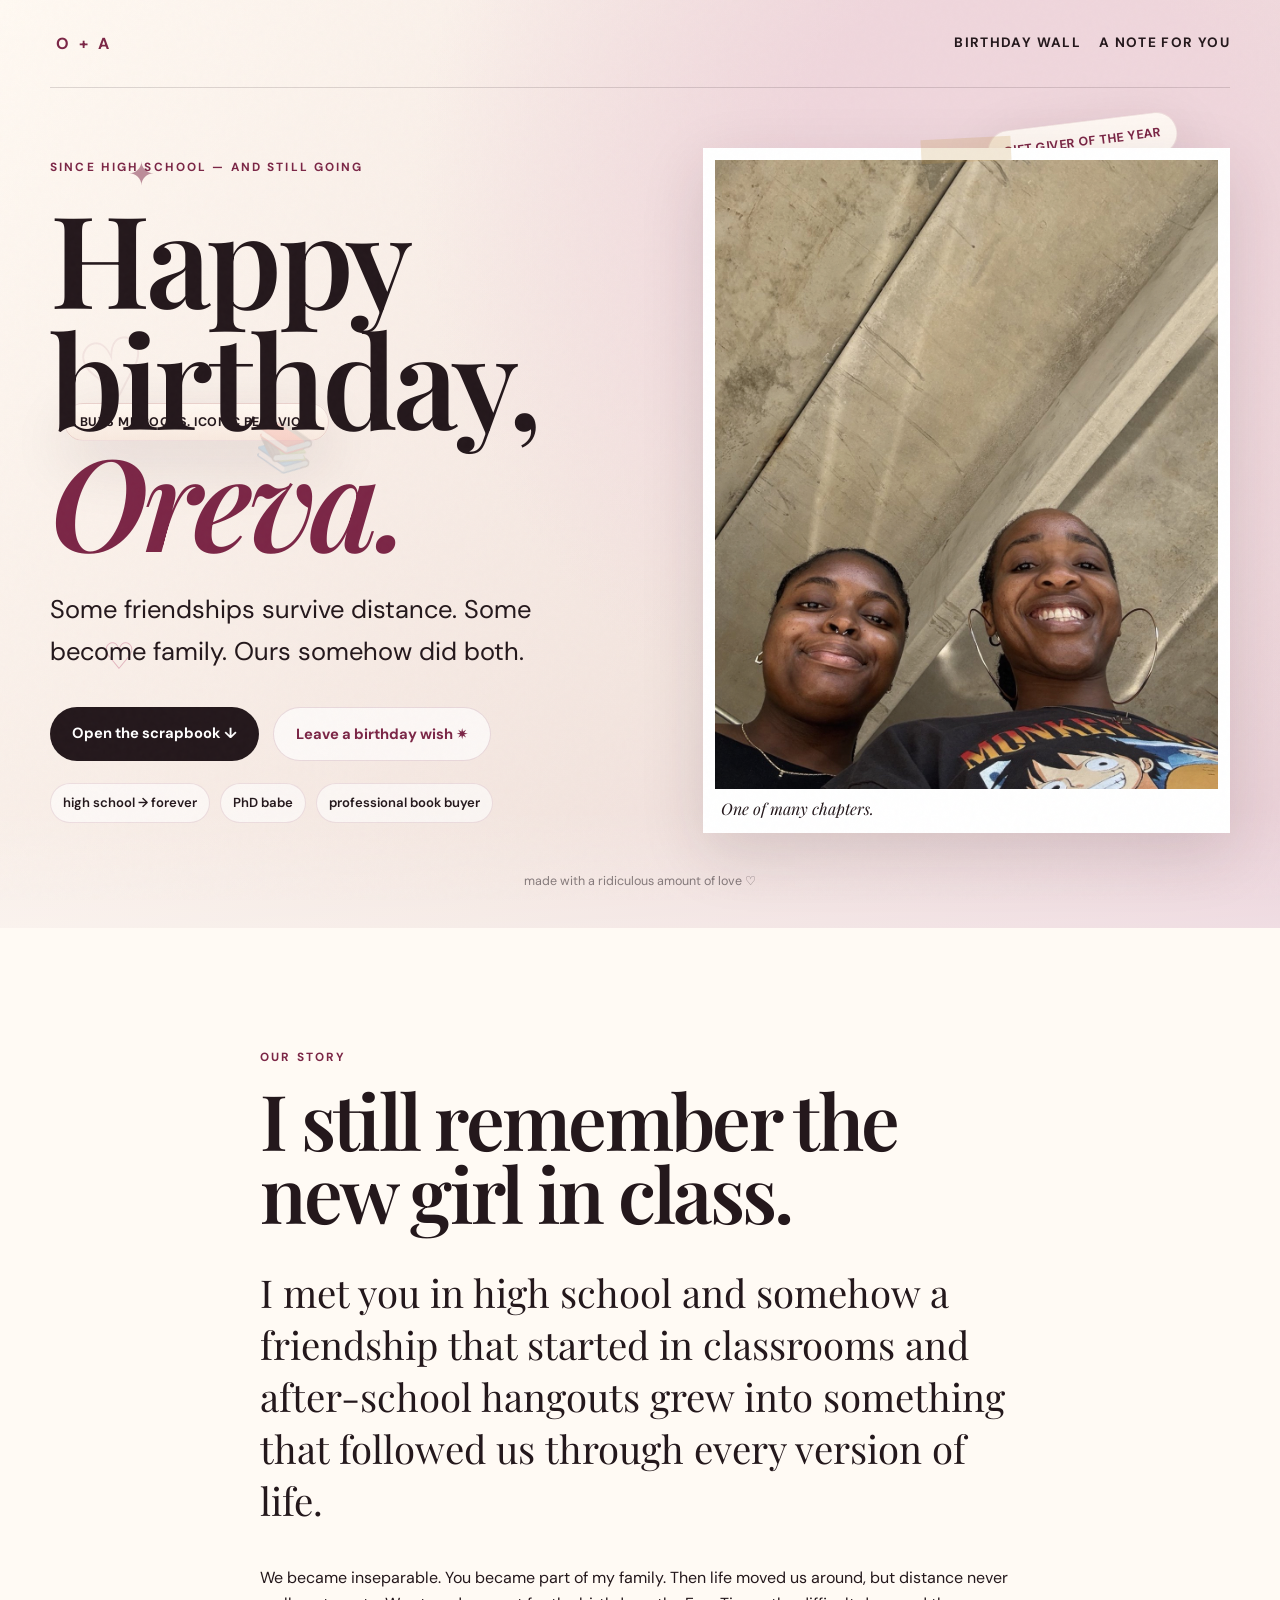
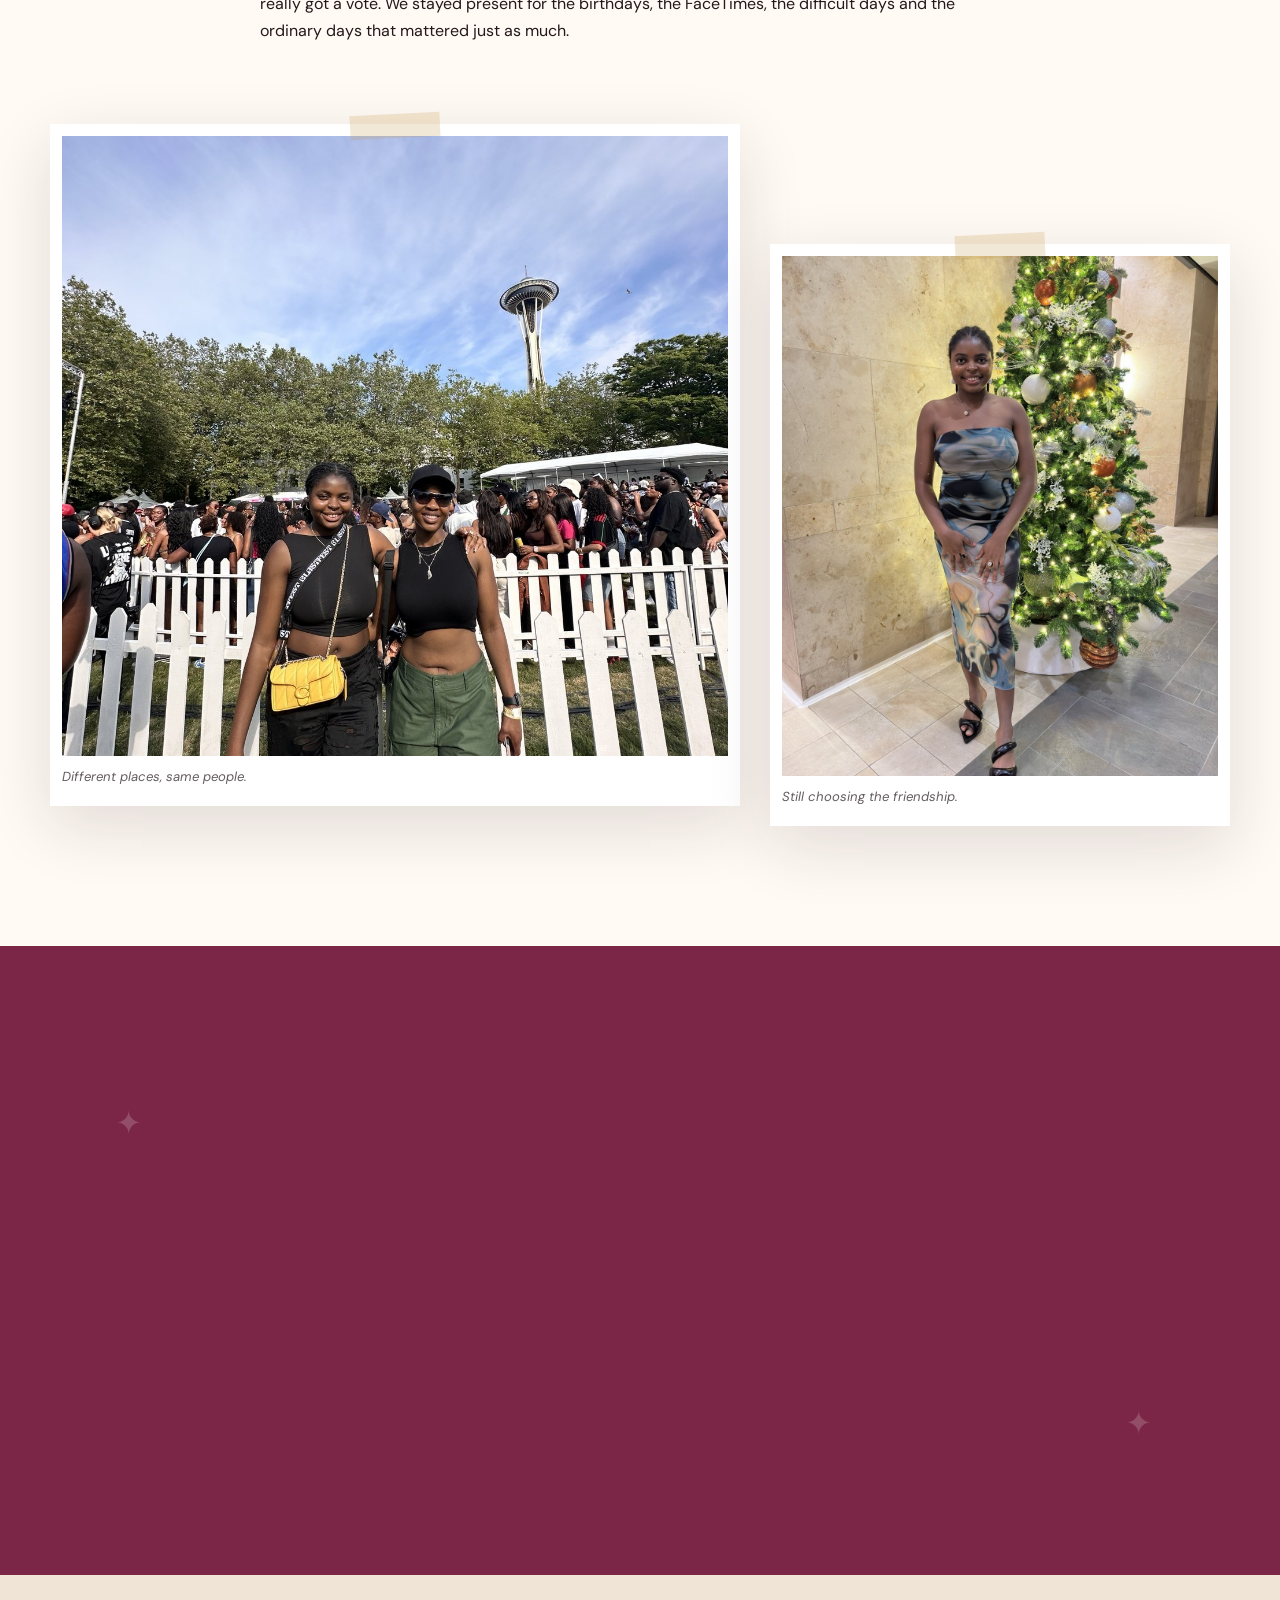
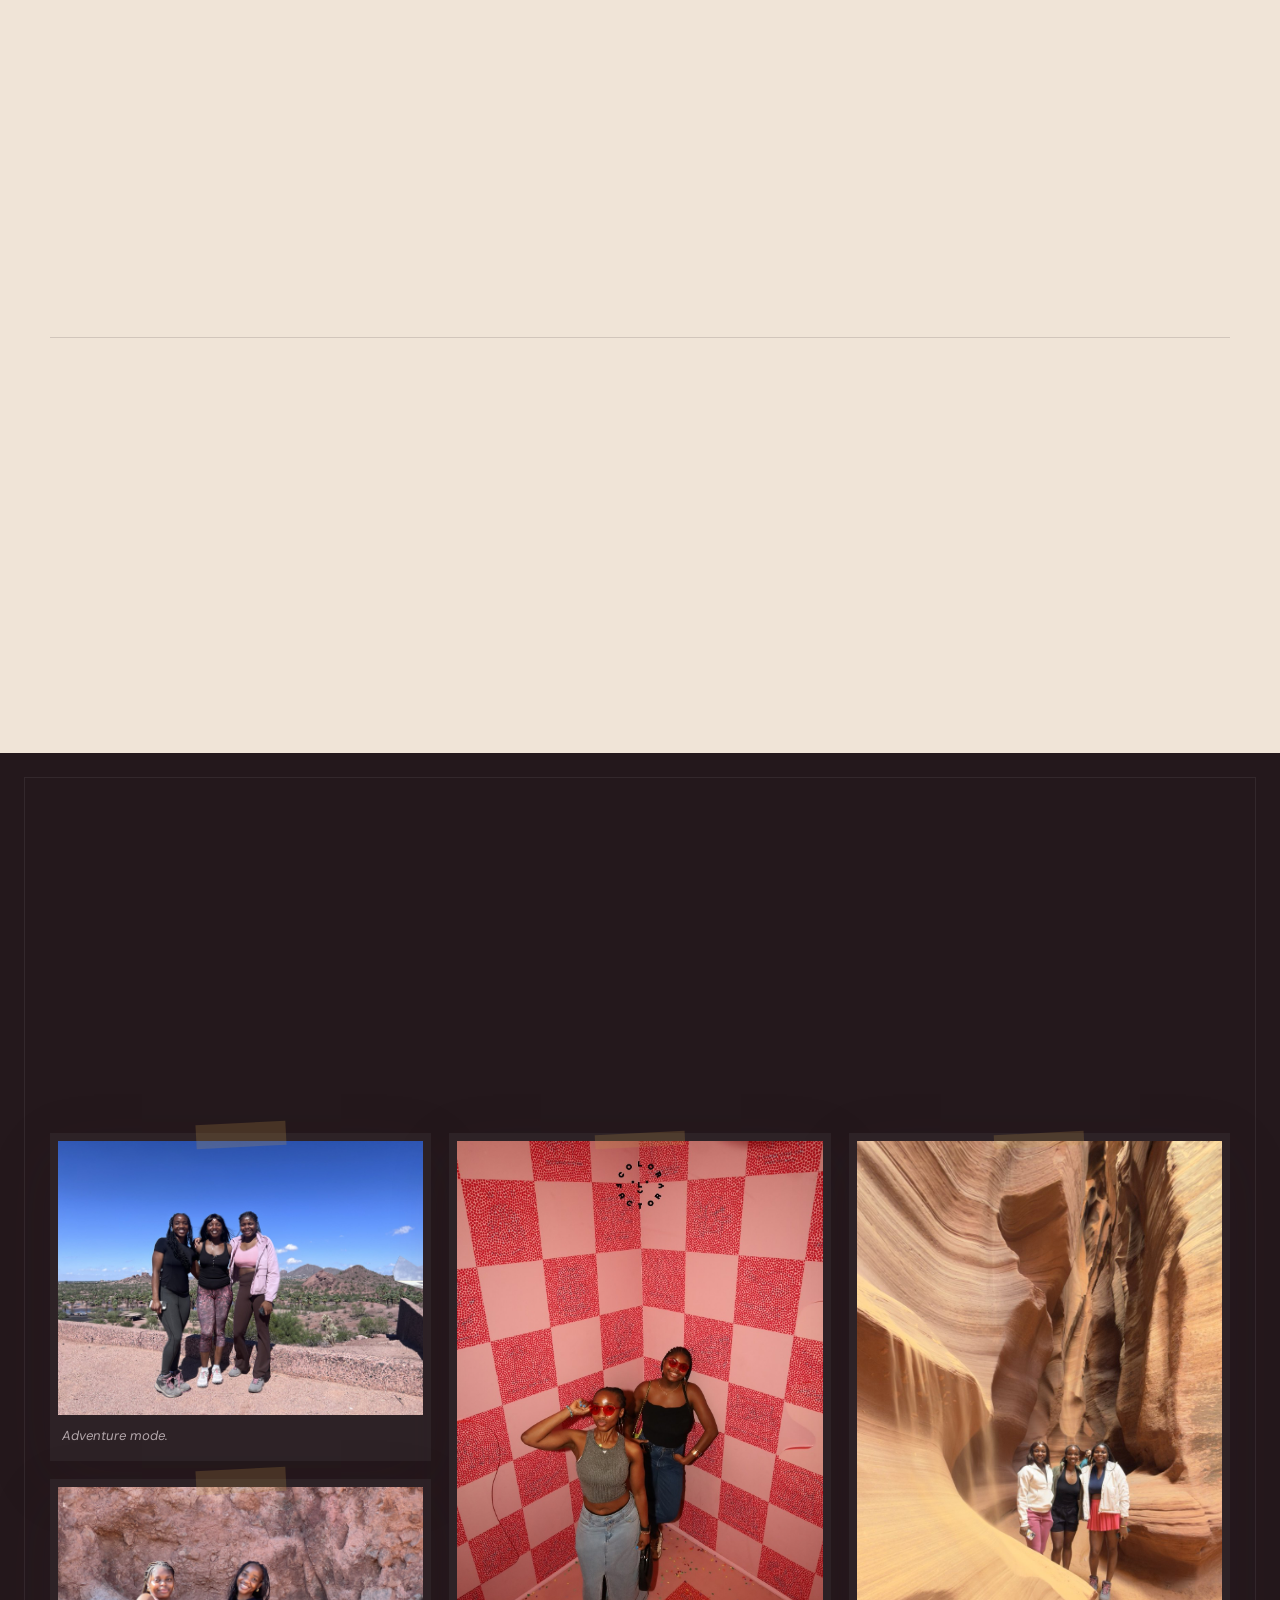
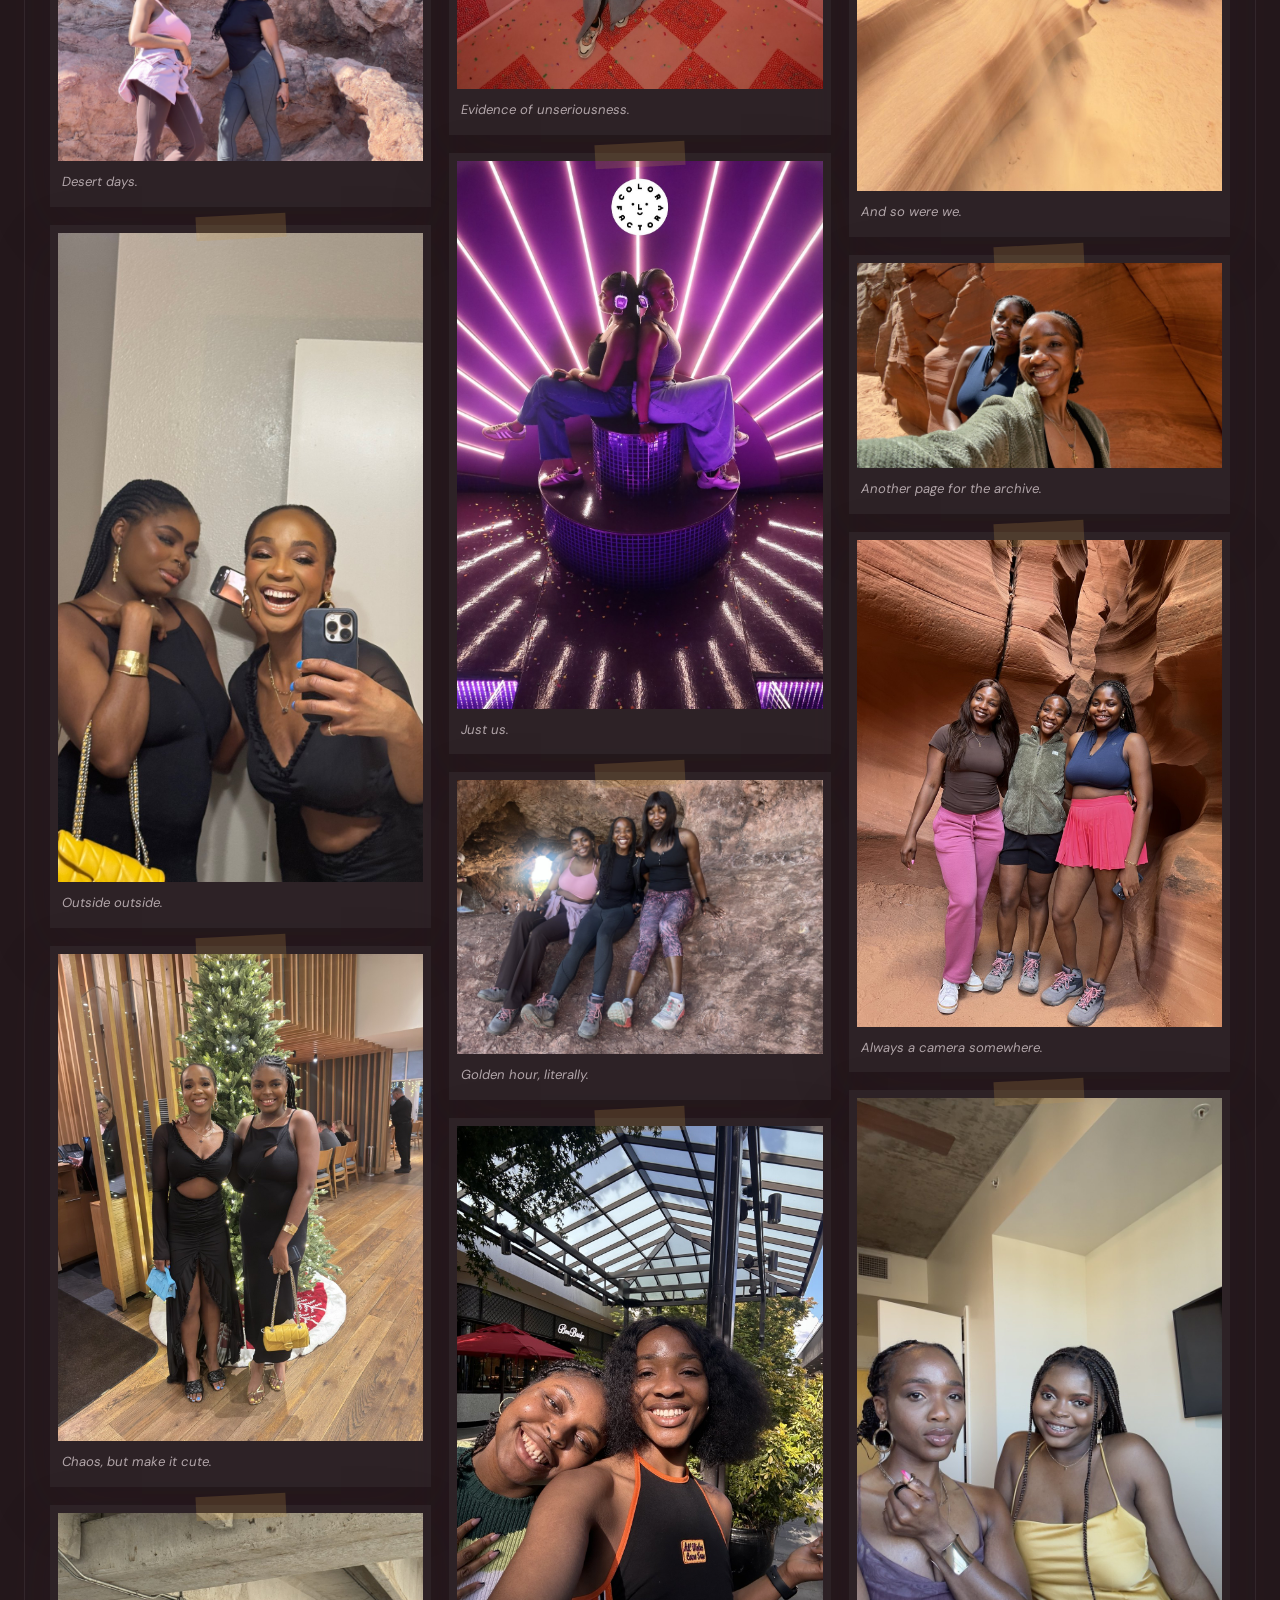
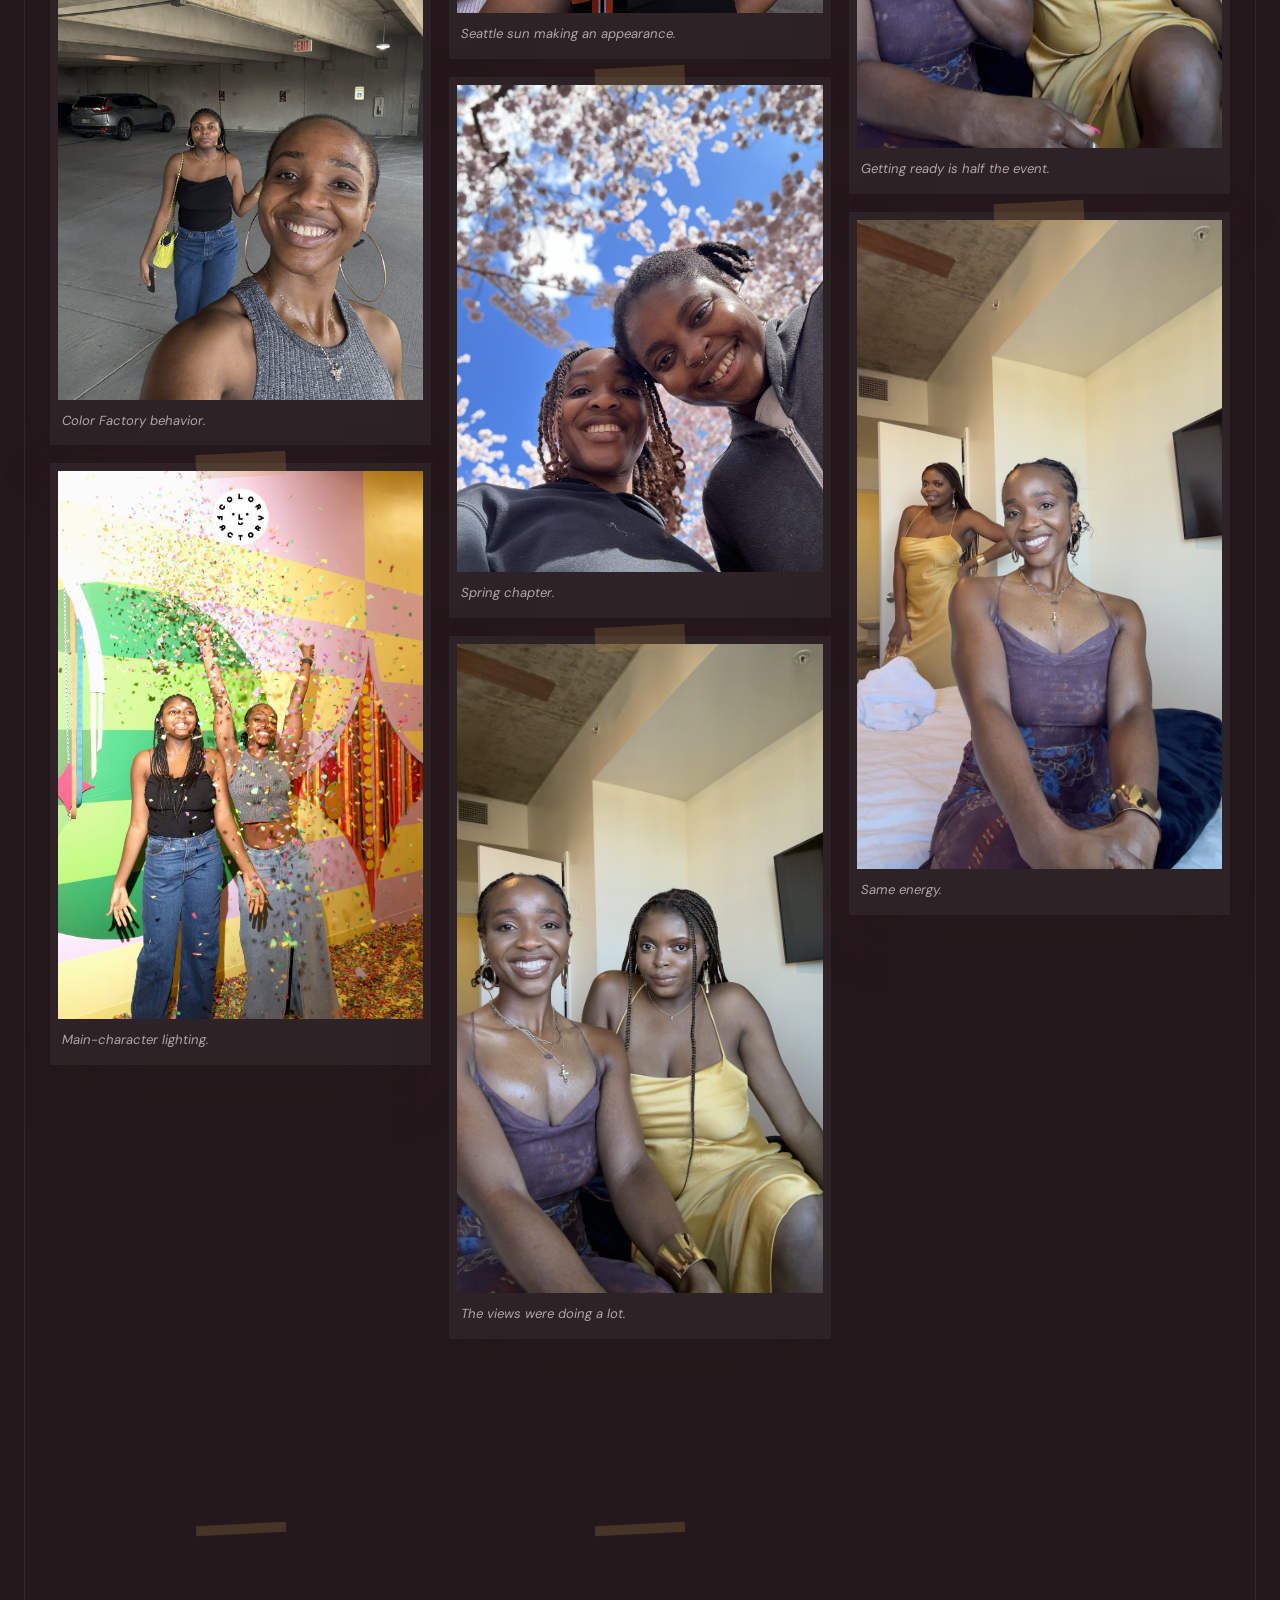
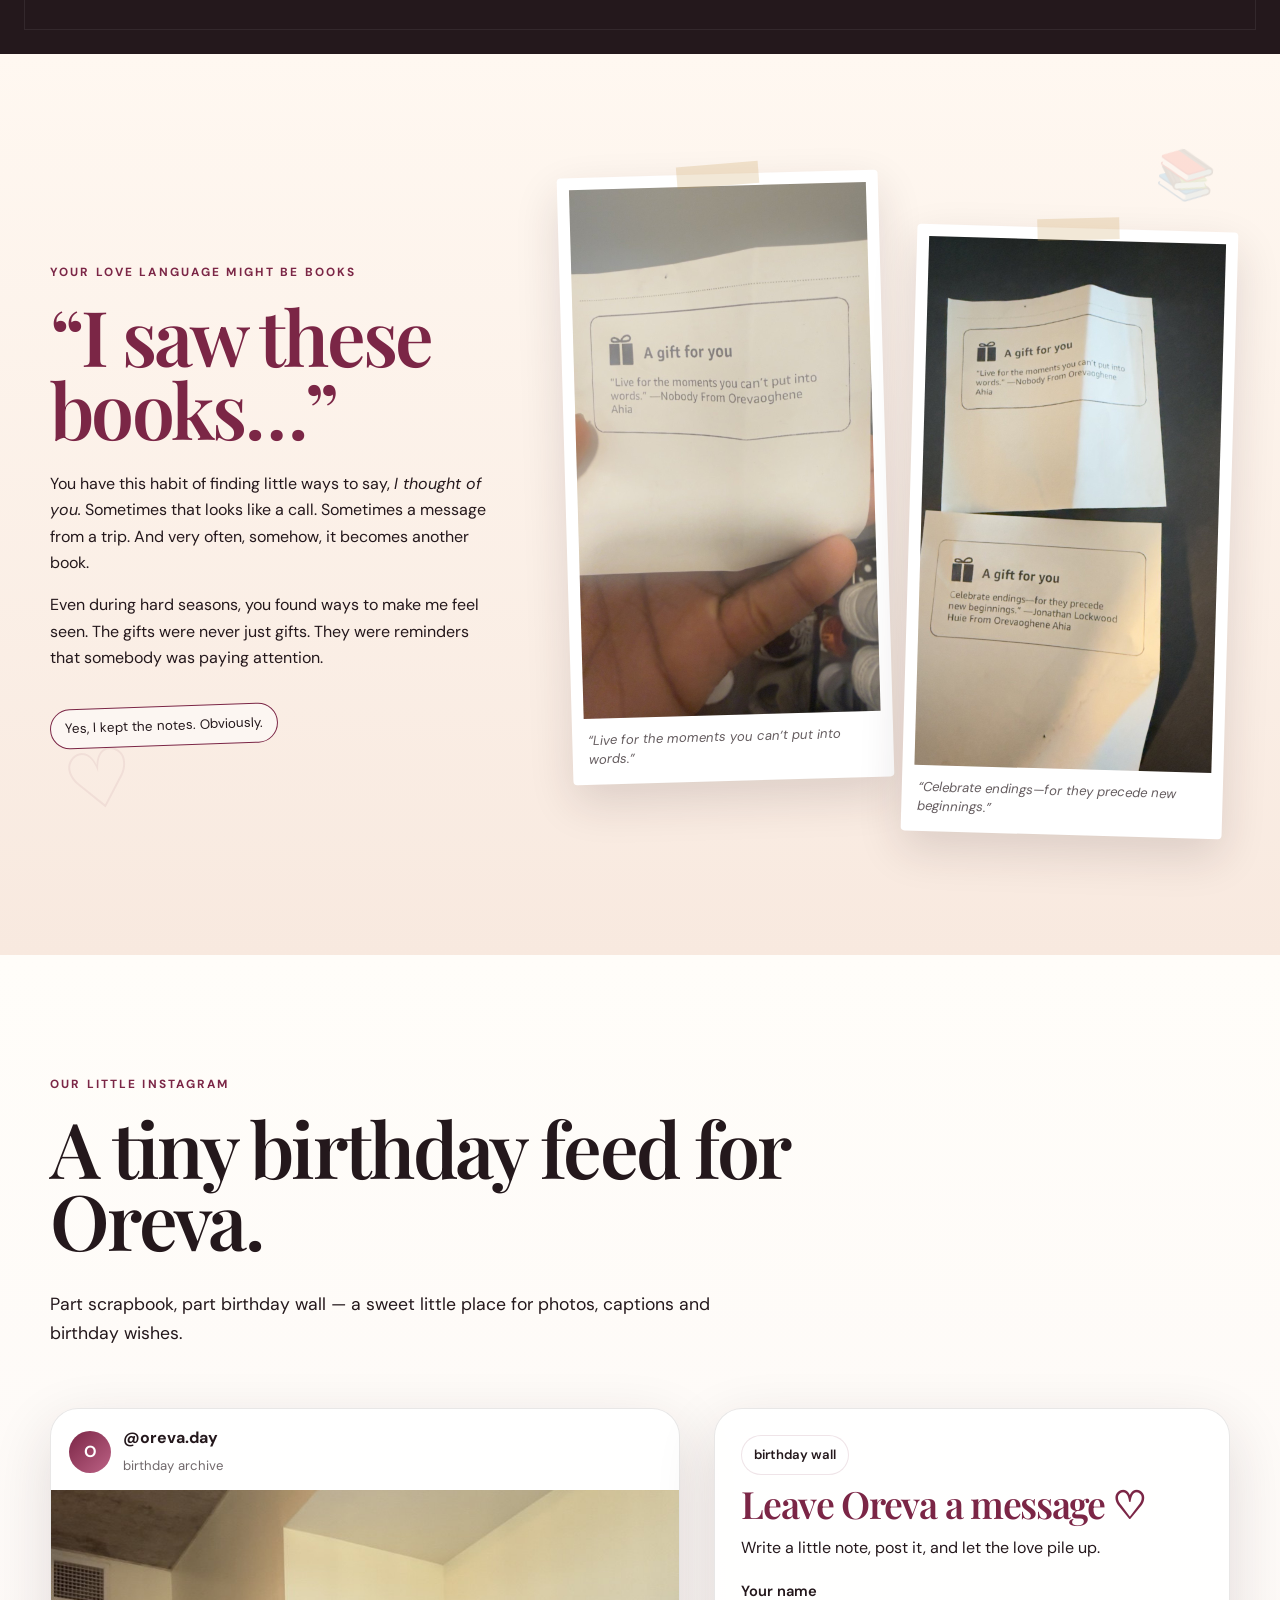
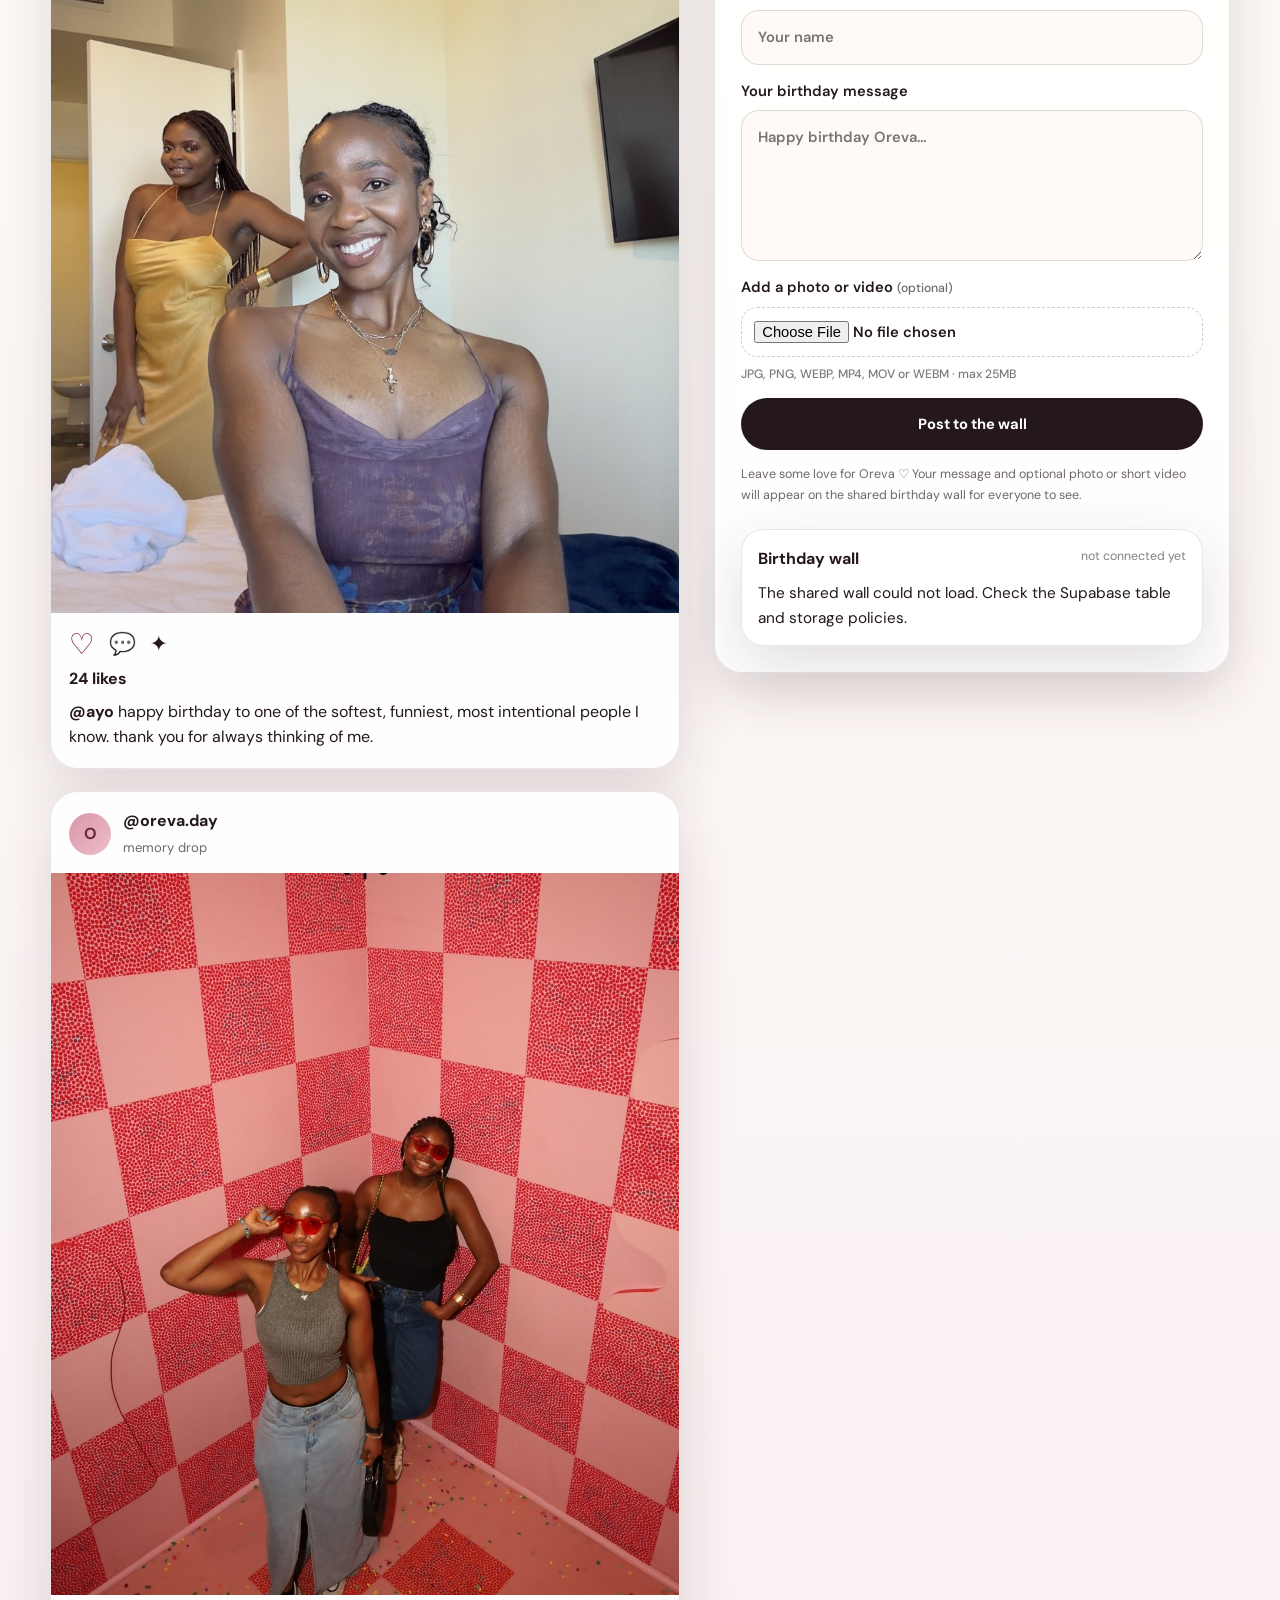
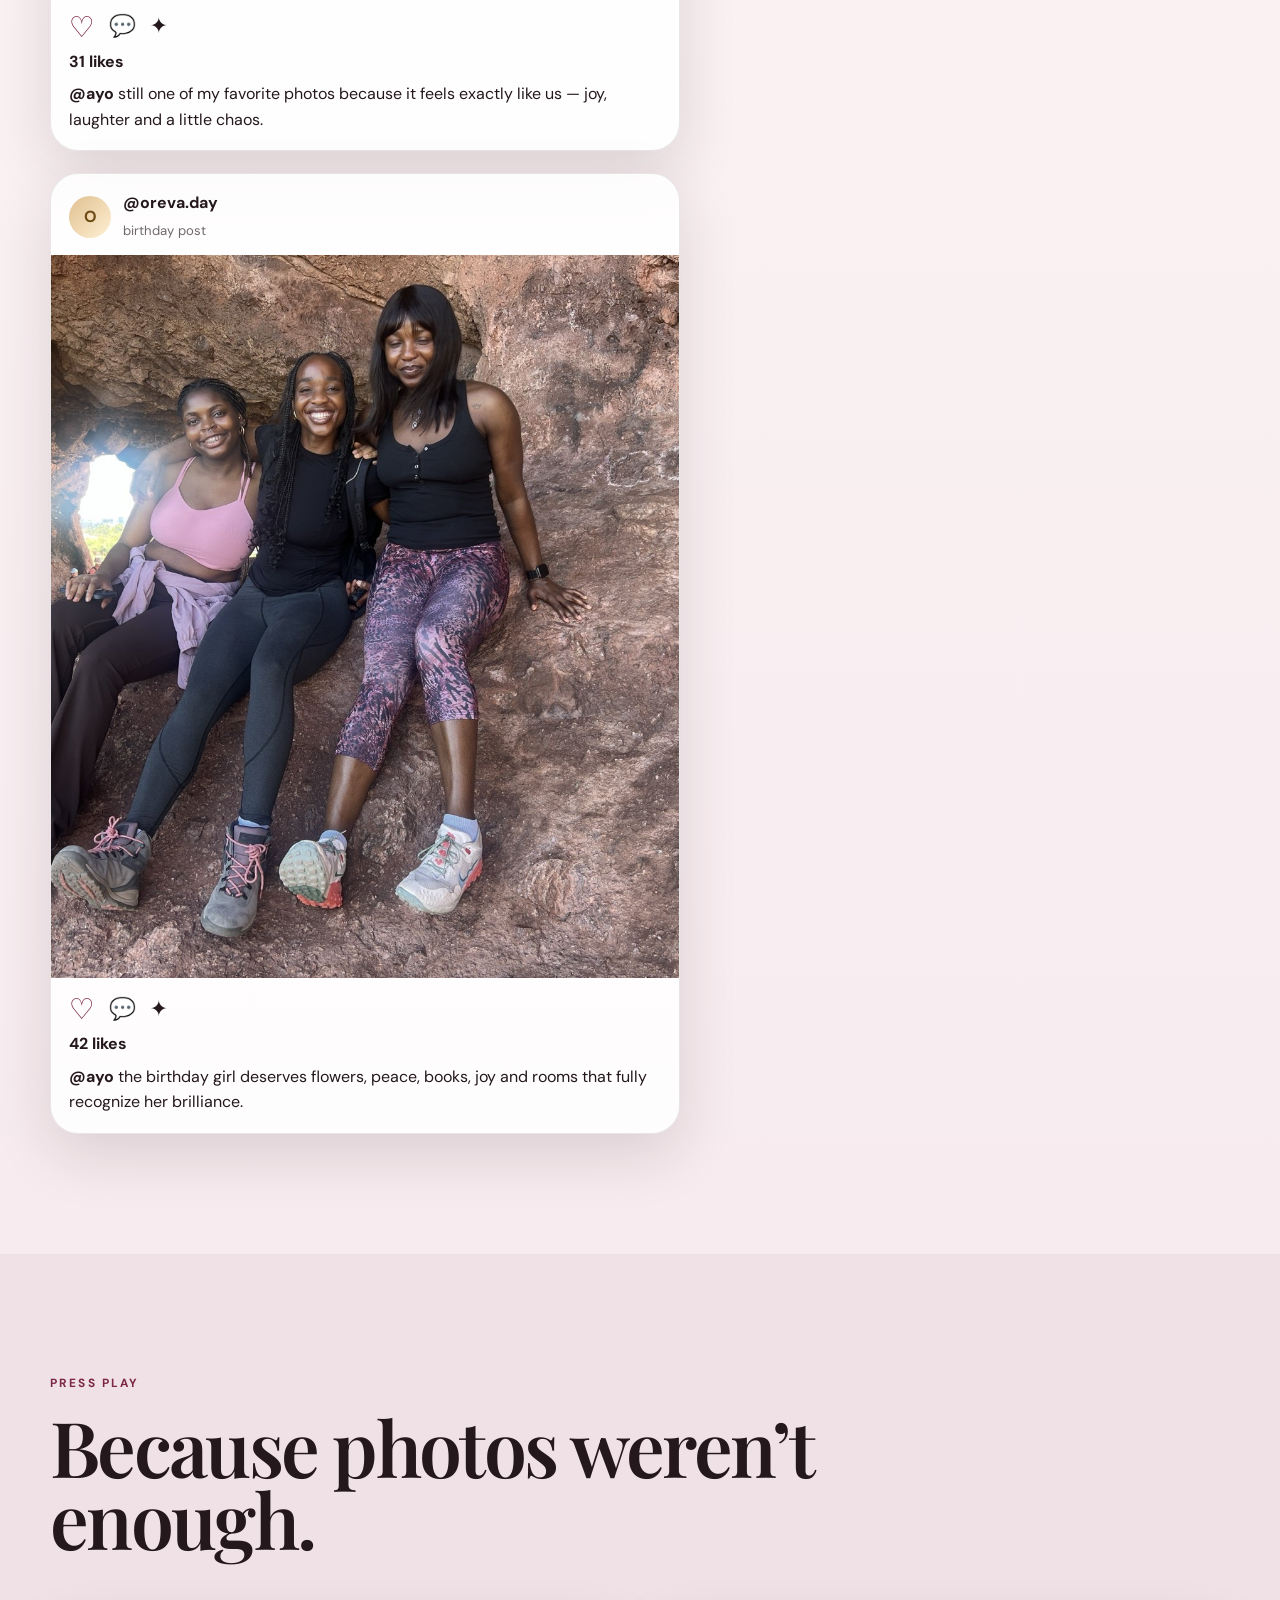
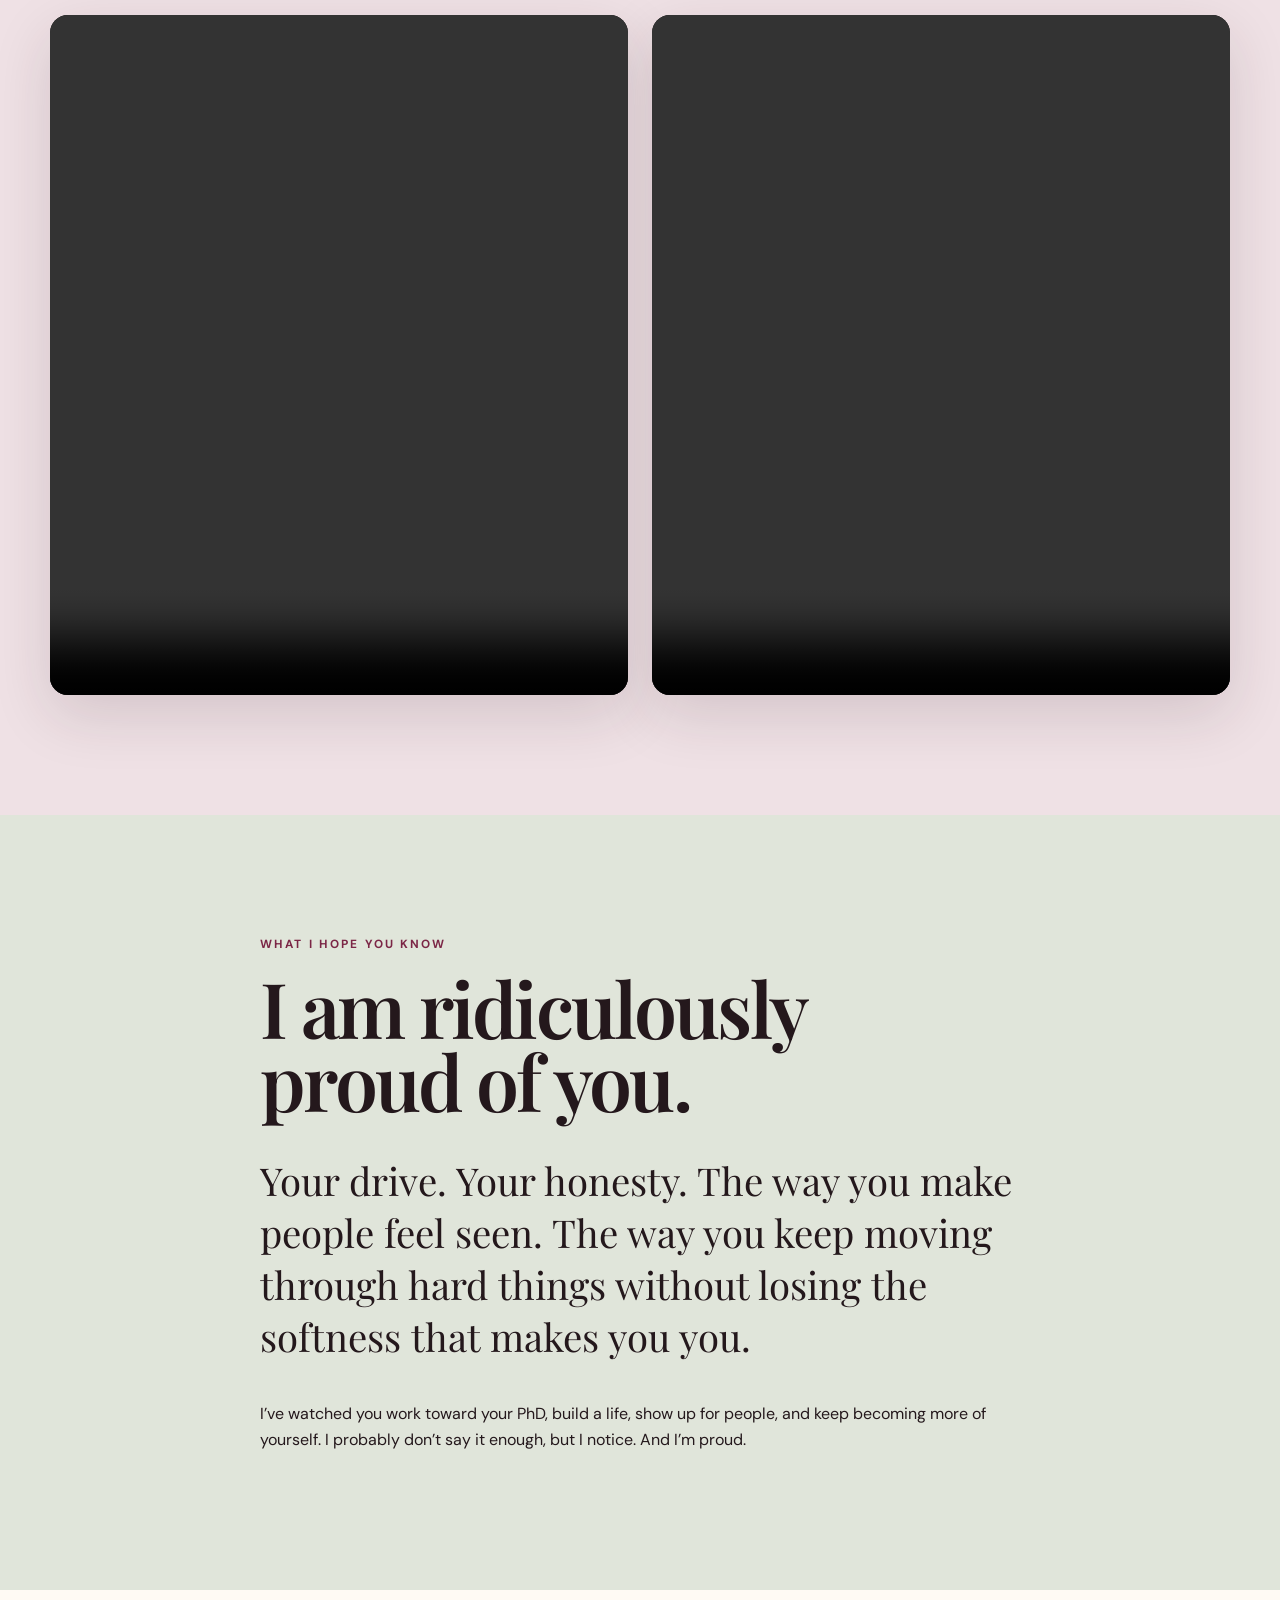
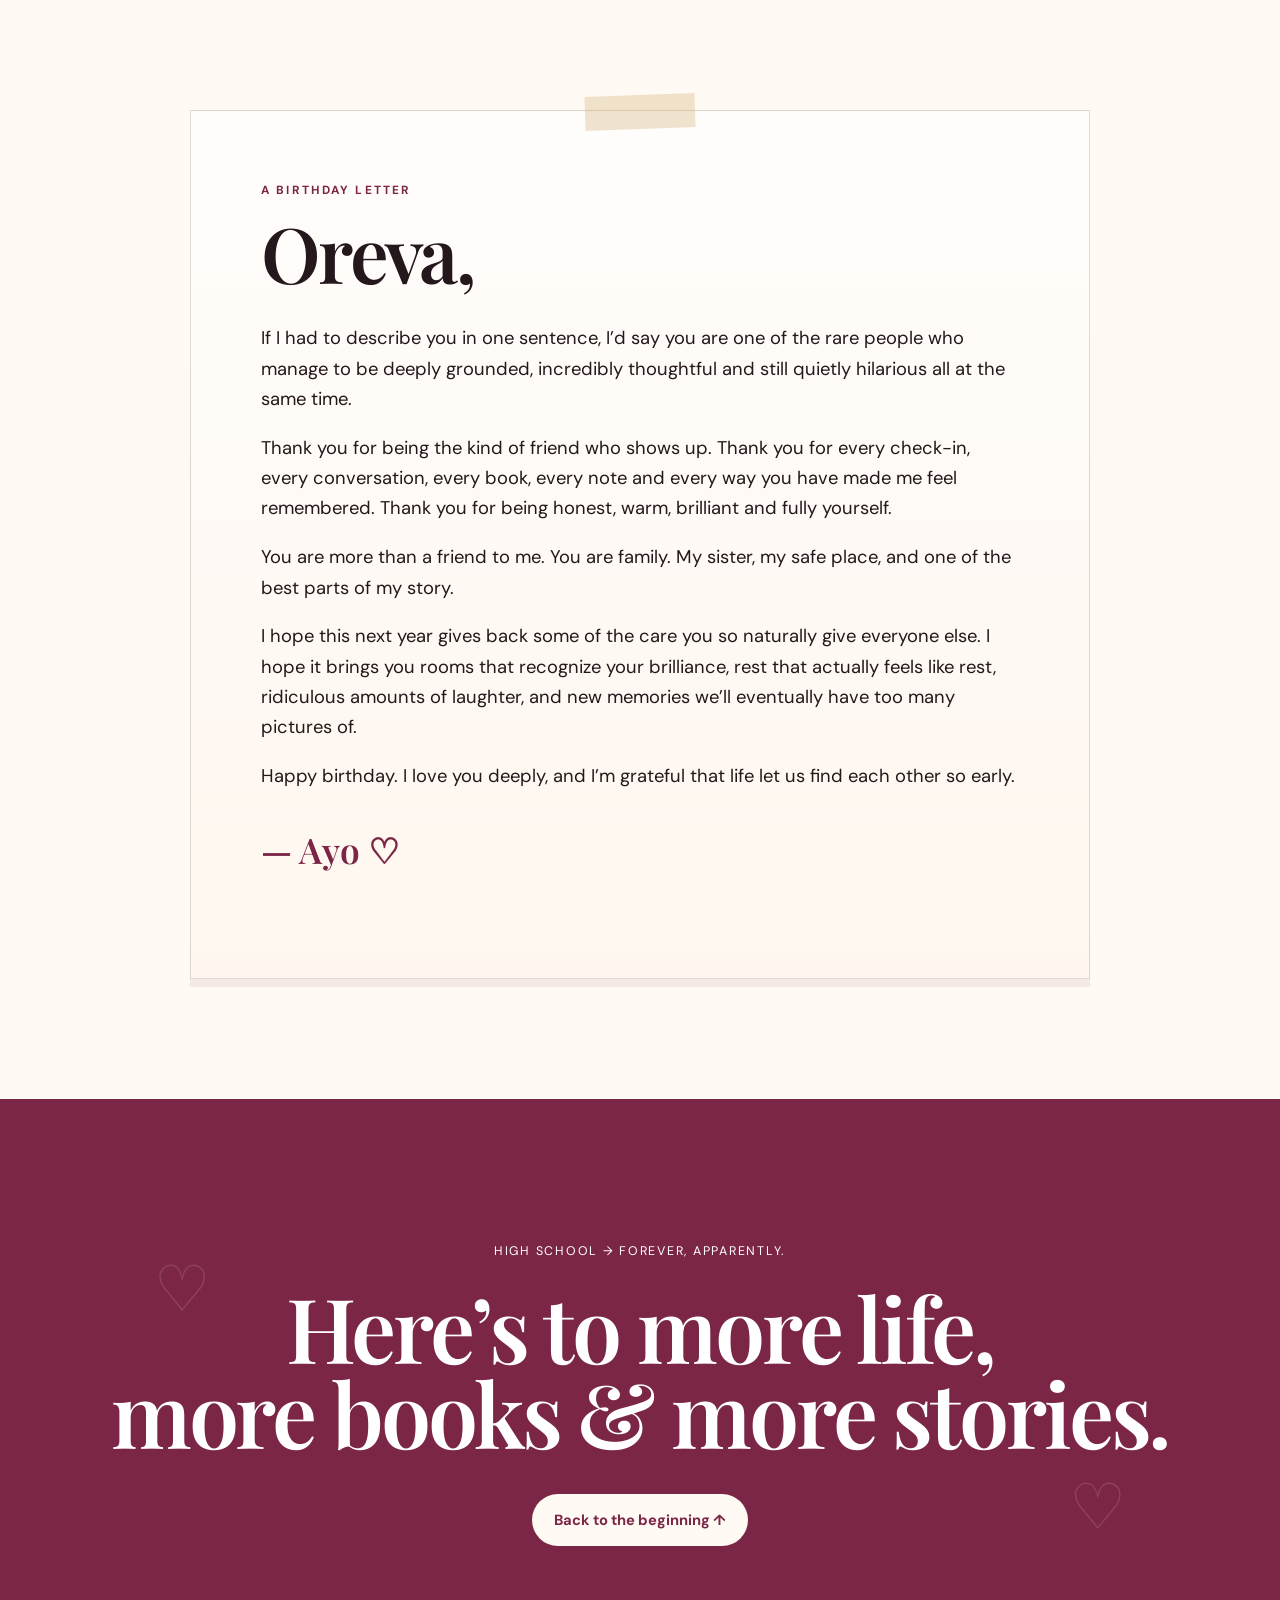
<file: index.html>
<!doctype html>
<html lang="en">
<head>
  <meta charset="utf-8" />
  <meta name="viewport" content="width=device-width, initial-scale=1" />
  <meta name="theme-color" content="#7b2646" />
  <meta name="description" content="A birthday scrapbook for Oreva — years of friendship, laughter, books and memories." />
  <title>Happy Birthday, Oreva ♡</title>
  <link rel="preconnect" href="https://fonts.googleapis.com">
  <link rel="preconnect" href="https://fonts.gstatic.com" crossorigin>
  <link href="https://fonts.googleapis.com/css2?family=DM+Sans:wght@400;500;600;700&family=Playfair+Display:ital,wght@0,600;1,600&display=swap" rel="stylesheet">
  <link rel="stylesheet" href="styles.css" />
</head>
<body>
  <div class="grain" aria-hidden="true"></div>
  <div class="confetti-layer" id="confettiLayer" aria-hidden="true"></div>

  <header class="hero" id="top">
    <div class="hero-doodles" aria-hidden="true">
      <span class="doodle sparkle one">✦</span>
      <span class="doodle sparkle two">✦</span>
      <span class="doodle heart one">♡</span>
      <span class="doodle heart two">♡</span>
      <span class="doodle sticker gift">gift giver of the year</span>
      <span class="doodle sticker books">buys me books. iconic behavior.</span>
    </div>

    <nav class="nav wrap">
      <button class="monogram" id="easterEgg" aria-label="A little secret">O + A</button>
      <div class="nav-links">
        <a href="#miniGram">Birthday wall</a>
        <a href="#letter">A note for you</a>
      </div>
    </nav>

    <div class="hero-grid wrap">
      <div class="hero-copy reveal">
        <p class="eyebrow">SINCE HIGH SCHOOL — AND STILL GOING</p>
        <h1>Happy birthday,<br><em>Oreva.</em></h1>
        <p class="lede">Some friendships survive distance. Some become family. Ours somehow did both.</p>
        <div class="hero-buttons">
          <a class="button" href="#story">Open the scrapbook ↓</a>
          <a class="button soft" href="#miniGram">Leave a birthday wish ✷</a>
        </div>
        <div class="hero-badges">
          <span>high school → forever</span>
          <span>PhD babe</span>
          <span>professional book buyer</span>
        </div>
      </div>
      <figure class="hero-photo reveal delay-1 polaroid-frame">
        <img src="assets/photos/21.jpg" alt="A joyful friendship memory" />
        <figcaption>One of many chapters.</figcaption>
      </figure>
    </div>
    <div class="scroll-note">made with a ridiculous amount of love ♡</div>
  </header>

  <main>
    <section class="story section" id="story">
      <div class="wrap narrow reveal">
        <p class="eyebrow">OUR STORY</p>
        <h2>I still remember the new girl in class.</h2>
        <p class="big-copy">I met you in high school and somehow a friendship that started in classrooms and after-school hangouts grew into something that followed us through every version of life.</p>
        <p>We became inseparable. You became part of my family. Then life moved us around, but distance never really got a vote. We stayed present for the birthdays, the FaceTimes, the difficult days and the ordinary days that mattered just as much.</p>
      </div>
      <div class="photo-pair wrap reveal">
        <figure class="taped-photo"><img src="assets/photos/10.jpg" alt="Friends outdoors beneath blue sky"><figcaption>Different places, same people.</figcaption></figure>
        <figure class="lift taped-photo"><img src="assets/photos/13.jpg" alt="Friends beneath cherry blossoms"><figcaption>Still choosing the friendship.</figcaption></figure>
      </div>
    </section>

    <section class="quote-break section">
      <div class="wrap narrow reveal">
        <span class="quote-mark">“</span>
        <blockquote>If you choose being liked over being real, you’re not being kind to yourself.</blockquote>
        <p class="quote-credit">— one of the Oreva-isms that stayed with me</p>
      </div>
    </section>

    <section class="chapters section">
      <div class="wrap">
        <div class="section-heading reveal">
          <p class="eyebrow">THE YEARS IN BETWEEN</p>
          <h2>Life kept happening.<br>So did we.</h2>
        </div>
        <div class="chapter-grid">
          <article class="chapter reveal">
            <span>01</span>
            <h3>High school → family</h3>
            <p>What began as friendship became the kind of closeness where “friend” stopped feeling big enough.</p>
          </article>
          <article class="chapter reveal delay-1">
            <span>02</span>
            <h3>Distance → consistency</h3>
            <p>College, moves and busy lives never erased the effort. We still showed up.</p>
          </article>
          <article class="chapter reveal delay-2">
            <span>03</span>
            <h3>Washington → full circle</h3>
            <p>When you moved to Washington for your PhD, life somehow brought us back into the same orbit again.</p>
          </article>
        </div>
      </div>
    </section>

    <section class="gallery-section section" id="memories">
      <div class="wrap">
        <div class="section-heading reveal">
          <p class="eyebrow">CAMERA ROLL EVIDENCE</p>
          <h2>We have been outside.</h2>
          <p>Trips, dressed-up nights, random selfies, confetti, Seattle, desert rocks — basically proof that the friendship has range.</p>
        </div>
        <div class="masonry">
          <figure class="reveal polaroid-frame"><img src="assets/photos/01.jpg" alt="Three friends on a scenic trip"><figcaption>Adventure mode.</figcaption></figure>
          <figure class="reveal polaroid-frame"><img src="assets/photos/02.jpg" alt="Two friends by red rock"><figcaption>Desert days.</figcaption></figure>
          <figure class="reveal polaroid-frame"><img src="assets/photos/14.jpg" alt="Two friends dressed up together"><figcaption>Outside outside.</figcaption></figure>
          <figure class="reveal polaroid-frame"><img src="assets/photos/15.jpg" alt="Friends celebrating with confetti"><figcaption>Chaos, but make it cute.</figcaption></figure>
          <figure class="reveal polaroid-frame"><img src="assets/photos/16.jpg" alt="Friends in a colorful room"><figcaption>Color Factory behavior.</figcaption></figure>
          <figure class="reveal polaroid-frame"><img src="assets/photos/17.jpg" alt="Friends in a purple neon installation"><figcaption>Main-character lighting.</figcaption></figure>
          <figure class="reveal polaroid-frame"><img src="assets/photos/18.jpg" alt="Friends laughing in confetti"><figcaption>Evidence of unseriousness.</figcaption></figure>
          <figure class="reveal polaroid-frame"><img src="assets/photos/19.jpg" alt="Friends taking a low-angle selfie"><figcaption>Just us.</figcaption></figure>
          <figure class="reveal polaroid-frame"><img src="assets/photos/03.jpg" alt="Friends dressed up for an event"><figcaption>Golden hour, literally.</figcaption></figure>
          <figure class="reveal polaroid-frame"><img src="assets/photos/11.jpg" alt="Friends taking a sunny selfie"><figcaption>Seattle sun making an appearance.</figcaption></figure>
          <figure class="reveal polaroid-frame"><img src="assets/photos/12.jpg" alt="Friends smiling beneath cherry blossoms"><figcaption>Spring chapter.</figcaption></figure>
          <figure class="reveal polaroid-frame"><img src="assets/photos/06.jpg" alt="Friends inside a canyon"><figcaption>The views were doing a lot.</figcaption></figure>
          <figure class="reveal polaroid-frame"><img src="assets/photos/07.jpg" alt="Friends on a red rock trip"><figcaption>And so were we.</figcaption></figure>
          <figure class="reveal polaroid-frame"><img src="assets/photos/08.jpg" alt="Two friends outdoors"><figcaption>Another page for the archive.</figcaption></figure>
          <figure class="reveal polaroid-frame"><img src="assets/photos/09.jpg" alt="Friendship selfie"><figcaption>Always a camera somewhere.</figcaption></figure>
          <figure class="reveal polaroid-frame"><img src="assets/photos/04.jpg" alt="Friends getting ready together"><figcaption>Getting ready is half the event.</figcaption></figure>
          <figure class="reveal polaroid-frame"><img src="assets/photos/05.jpg" alt="Two friends smiling together"><figcaption>Same energy.</figcaption></figure>
          <figure class="reveal polaroid-frame"><img src="assets/photos/20.jpg" alt="Friends at a Seattle event"><figcaption>Home city memories.</figcaption></figure>
        </div>
      </div>
    </section>

    <section class="books section" id="gifts">
      <div class="wrap books-grid">
        <div class="books-copy reveal">
          <p class="eyebrow">YOUR LOVE LANGUAGE MIGHT BE BOOKS</p>
          <h2>“I saw these books…”</h2>
          <p>You have this habit of finding little ways to say, <em>I thought of you.</em> Sometimes that looks like a call. Sometimes a message from a trip. And very often, somehow, it becomes another book.</p>
          <p>Even during hard seasons, you found ways to make me feel seen. The gifts were never just gifts. They were reminders that somebody was paying attention.</p>
          <div class="mini-note">Yes, I kept the notes. Obviously.</div>
        </div>
        <div class="gift-stack reveal delay-1">
          <figure class="gift-card one"><img src="assets/photos/22.jpg" alt="Gift note about living for moments"><figcaption>“Live for the moments you can’t put into words.”</figcaption></figure>
          <figure class="gift-card two"><img src="assets/photos/23.jpg" alt="Gift note about endings and new beginnings"><figcaption>“Celebrate endings—for they precede new beginnings.”</figcaption></figure>
        </div>
      </div>
    </section>

    <section class="mini-gram section" id="miniGram">
      <div class="wrap">
        <div class="section-heading reveal">
          <p class="eyebrow">OUR LITTLE INSTAGRAM</p>
          <h2>A tiny birthday feed for Oreva.</h2>
          <p>Part scrapbook, part birthday wall — a sweet little place for photos, captions and birthday wishes.</p>
        </div>

        <div class="mini-gram-grid">
          <div class="feed-column">
            <article class="social-post reveal">
              <div class="post-top">
                <div class="avatar">O</div>
                <div>
                  <strong>@oreva.day</strong>
                  <span>birthday archive</span>
                </div>
              </div>
              <img src="assets/photos/05.jpg" alt="Two friends smiling together">
              <div class="post-actions">
                <button class="like-btn" type="button" aria-label="Like this post">♡</button>
                <span>💬</span>
                <span>✦</span>
              </div>
              <p class="likes"><span class="like-count">24</span> likes</p>
              <p class="caption"><strong>@ayo</strong> happy birthday to one of the softest, funniest, most intentional people I know. thank you for always thinking of me.</p>
            </article>

            <article class="social-post reveal delay-1">
              <div class="post-top">
                <div class="avatar blush">O</div>
                <div>
                  <strong>@oreva.day</strong>
                  <span>memory drop</span>
                </div>
              </div>
              <img src="assets/photos/18.jpg" alt="Friends laughing in confetti">
              <div class="post-actions">
                <button class="like-btn" type="button" aria-label="Like this post">♡</button>
                <span>💬</span>
                <span>✦</span>
              </div>
              <p class="likes"><span class="like-count">31</span> likes</p>
              <p class="caption"><strong>@ayo</strong> still one of my favorite photos because it feels exactly like us — joy, laughter and a little chaos.</p>
            </article>

            <article class="social-post reveal delay-2">
              <div class="post-top">
                <div class="avatar gold">O</div>
                <div>
                  <strong>@oreva.day</strong>
                  <span>birthday post</span>
                </div>
              </div>
              <img src="assets/photos/03.jpg" alt="Friends dressed up for an event">
              <div class="post-actions">
                <button class="like-btn" type="button" aria-label="Like this post">♡</button>
                <span>💬</span>
                <span>✦</span>
              </div>
              <p class="likes"><span class="like-count">42</span> likes</p>
              <p class="caption"><strong>@ayo</strong> the birthday girl deserves flowers, peace, books, joy and rooms that fully recognize her brilliance.</p>
            </article>
          </div>

          <aside class="wish-panel reveal">
            <div class="wish-panel-head">
              <span class="tiny-pill">birthday wall</span>
              <h3>Leave Oreva a message ♡</h3>
              <p>Write a little note, post it, and let the love pile up.</p>
            </div>

            <form id="wishForm" class="wish-form">
              <label>
                <span>Your name</span>
                <input type="text" id="wishName" name="name" maxlength="40" placeholder="Your name" required>
              </label>
              <label>
                <span>Your birthday message</span>
                <textarea id="wishMessage" name="message" rows="5" maxlength="2000" placeholder="Happy birthday Oreva…" required></textarea>
              </label>
              <label class="photo-upload-label">
                <span>Add a photo or video <small>(optional)</small></span>
                <input type="file" id="wishPhoto" name="photo" accept="image/jpeg,image/png,image/webp,video/mp4,video/quicktime,video/webm">
                <span class="photo-help">JPG, PNG, WEBP, MP4, MOV or WEBM · max 25MB</span>
              </label>
              <div class="photo-preview-wrap" id="photoPreviewWrap" hidden>
                <img id="photoPreview" alt="Selected photo preview">
                <video id="videoPreview" controls playsinline muted hidden></video>
                <button type="button" class="remove-photo" id="removePhoto">Remove media</button>
              </div>
              <button class="button" type="submit">Post to the wall</button>
              <p class="tiny-note">Leave some love for Oreva ♡ Your message and optional photo or short video will appear on the shared birthday wall for everyone to see.</p>
            </form>

            <div class="wish-list" id="wishList" aria-live="polite"></div>
          </aside>
        </div>
      </div>
    </section>

    <section class="video-section section">
      <div class="wrap">
        <div class="section-heading reveal">
          <p class="eyebrow">PRESS PLAY</p>
          <h2>Because photos weren’t enough.</h2>
        </div>
        <div class="video-grid">
          <video class="reveal" controls playsinline preload="metadata"><source src="assets/video/memory-1.mp4" type="video/mp4">Your browser does not support video.</video>
          <video class="reveal delay-1" controls playsinline preload="metadata"><source src="assets/video/memory-2.mp4" type="video/mp4">Your browser does not support video.</video>
        </div>
      </div>
    </section>

    <section class="admire section">
      <div class="wrap narrow reveal">
        <p class="eyebrow">WHAT I HOPE YOU KNOW</p>
        <h2>I am ridiculously proud of you.</h2>
        <p class="big-copy">Your drive. Your honesty. The way you make people feel seen. The way you keep moving through hard things without losing the softness that makes you you.</p>
        <p>I’ve watched you work toward your PhD, build a life, show up for people, and keep becoming more of yourself. I probably don’t say it enough, but I notice. And I’m proud.</p>
      </div>
    </section>

    <section class="letter section" id="letter">
      <div class="wrap letter-wrap reveal">
        <p class="eyebrow">A BIRTHDAY LETTER</p>
        <h2>Oreva,</h2>
        <div class="letter-body">
          <p>If I had to describe you in one sentence, I’d say you are one of the rare people who manage to be deeply grounded, incredibly thoughtful and still quietly hilarious all at the same time.</p>
          <p>Thank you for being the kind of friend who shows up. Thank you for every check-in, every conversation, every book, every note and every way you have made me feel remembered. Thank you for being honest, warm, brilliant and fully yourself.</p>
          <p>You are more than a friend to me. You are family. My sister, my safe place, and one of the best parts of my story.</p>
          <p>I hope this next year gives back some of the care you so naturally give everyone else. I hope it brings you rooms that recognize your brilliance, rest that actually feels like rest, ridiculous amounts of laughter, and new memories we’ll eventually have too many pictures of.</p>
          <p>Happy birthday. I love you deeply, and I’m grateful that life let us find each other so early.</p>
          <p class="signature">— Ayo ♡</p>
        </div>
      </div>
    </section>

    <section class="finale">
      <div class="wrap finale-inner reveal">
        <p>High school → forever, apparently.</p>
        <h2>Here’s to more life,<br>more books & more stories.</h2>
        <a href="#top" class="button light">Back to the beginning ↑</a>
      </div>
    </section>
  </main>

  <div class="secret" id="secret" role="dialog" aria-modal="true" aria-hidden="true">
    <div class="secret-card">
      <button id="closeSecret" aria-label="Close">×</button>
      <p class="eyebrow">SECRET UNLOCKED</p>
      <h2>Plot twist:</h2>
      <p>The real gift is that you’re stuck with Ayo for life. No returns. No exchanges. 🤭</p>
    </div>
  </div>

  <script src="script.js"></script>
</body>
</html>
</file>
<file: styles.css>
:root{
  --cream:#f7f0e7; --paper:#fffaf4; --ink:#24181c; --wine:#7b2646; --rose:#d798a9;
  --gold:#c39549; --sage:#78856c; --line:rgba(36,24,28,.15); --shadow:0 20px 60px rgba(47,25,32,.14);
  --lav:#e7d8f5; --softPink:#f7dfe7;
}
*{box-sizing:border-box}
html{scroll-behavior:smooth}
body{margin:0;background:var(--cream);color:var(--ink);font-family:"DM Sans",system-ui,sans-serif;line-height:1.65;overflow-x:hidden}
img,video{display:block;width:100%}
a{color:inherit}
button,input,textarea{font:inherit}
.wrap{width:min(1180px,calc(100% - 42px));margin:auto}
.narrow{width:min(760px,100%)}
.grain{position:fixed;inset:0;pointer-events:none;z-index:99;opacity:.08;background-image:url("data:image/svg+xml,%3Csvg viewBox='0 0 180 180' xmlns='http://www.w3.org/2000/svg'%3E%3Cfilter id='n'%3E%3CfeTurbulence type='fractalNoise' baseFrequency='.9' numOctaves='3' stitchTiles='stitch'/%3E%3C/filter%3E%3Crect width='100%25' height='100%25' filter='url(%23n)' opacity='.25'/%3E%3C/svg%3E")}
.confetti-layer{position:fixed;inset:0;pointer-events:none;overflow:hidden;z-index:98}
.confetti-piece{position:absolute;top:-30px;font-size:18px;animation:fall 3.6s linear forwards;opacity:.95}
@keyframes fall{0%{transform:translateY(0) rotate(0deg)}100%{transform:translateY(105vh) rotate(320deg);opacity:0}}

.hero{min-height:100svh;padding-bottom:36px;background:radial-gradient(circle at 80% 20%,#efd6dc 0 18%,transparent 48%),linear-gradient(125deg,#fff9f2,#f3e5df 58%,#ead0d8);position:relative;overflow:hidden}
.hero:after{content:"";position:absolute;inset:auto 0 0;height:120px;background:linear-gradient(180deg,transparent,rgba(255,255,255,.28));pointer-events:none}
.hero-doodles{position:absolute;inset:0;pointer-events:none}
.doodle{position:absolute}
.sparkle{font-size:2rem;color:rgba(123,38,70,.5);animation:floaty 4.5s ease-in-out infinite}
.sparkle.one{left:10%;top:16%}
.sparkle.two{right:14%;top:28%;animation-delay:.8s}
.heart{font-size:2.3rem;color:rgba(215,152,169,.68);animation:floaty 6s ease-in-out infinite}
.heart.one{left:8%;bottom:26%}
.heart.two{right:7%;bottom:18%;animation-delay:1s}
.sticker{padding:10px 15px;border-radius:999px;background:rgba(255,250,244,.95);border:1px solid rgba(123,38,70,.12);box-shadow:var(--shadow);font-size:.78rem;font-weight:700;letter-spacing:.04em;text-transform:uppercase;transform:rotate(-7deg)}
.sticker.gift{right:8%;top:13%;color:var(--wine)}
.sticker.books{left:5%;top:44%;transform:rotate(8deg);color:var(--ink)}
@keyframes floaty{50%{transform:translateY(-8px)}}

.nav{height:88px;display:flex;align-items:center;justify-content:space-between;border-bottom:1px solid var(--line);position:relative;z-index:2}
.nav-links{display:flex;gap:18px;flex-wrap:wrap;justify-content:flex-end}
.nav a{text-decoration:none;font-size:.85rem;text-transform:uppercase;letter-spacing:.1em;font-weight:700}
.monogram{border:0;background:transparent;font:700 1rem "DM Sans";letter-spacing:.18em;cursor:pointer;color:var(--wine)}

.hero-grid{display:grid;grid-template-columns:1.05fr .95fr;gap:70px;align-items:center;padding:60px 0 30px;position:relative;z-index:2}
.hero-copy h1,.section h2,.finale h2,.secret h2,.wish-panel h3{font-family:"Playfair Display",Georgia,serif;font-weight:600;line-height:.95;letter-spacing:-.035em}
.hero-copy h1{font-size:clamp(4.8rem,10vw,9.5rem);margin:18px 0 28px}
.hero-copy h1 em{color:var(--wine);font-weight:600}
.eyebrow{font-size:.74rem;letter-spacing:.18em;font-weight:700;color:var(--wine);margin:0 0 16px;text-transform:uppercase}
.lede{font-size:clamp(1.2rem,2vw,1.65rem);max-width:520px;margin:0 0 34px}
.button{display:inline-block;text-decoration:none;background:var(--ink);color:white;border-radius:999px;padding:14px 22px;font-size:.92rem;font-weight:700;border:0;cursor:pointer}
.button.light{background:var(--paper);color:var(--wine)}
.button.soft{background:rgba(255,255,255,.65);color:var(--wine);border:1px solid rgba(123,38,70,.15)}
.hero-buttons{display:flex;gap:14px;flex-wrap:wrap}
.hero-badges{display:flex;flex-wrap:wrap;gap:10px;margin-top:22px}
.hero-badges span,.tiny-pill{display:inline-flex;align-items:center;padding:8px 12px;border-radius:999px;background:rgba(255,255,255,.58);border:1px solid rgba(123,38,70,.12);font-size:.82rem;font-weight:600}

.polaroid-frame{position:relative;background:#fff;padding:10px 10px 14px;box-shadow:var(--shadow)}
.polaroid-frame:before,.taped-photo:before{content:"";position:absolute;width:90px;height:24px;background:rgba(195,149,73,.22);top:-10px;left:50%;transform:translateX(-50%) rotate(-3deg)}
.hero-photo{margin:0;position:relative;transform:rotate(2deg);padding:12px 12px 44px}
.hero-photo img{aspect-ratio:4/5;object-fit:cover}
.hero-photo figcaption{position:absolute;bottom:11px;left:18px;font-family:"Playfair Display",serif;font-style:italic}
.scroll-note{text-align:center;font-size:.78rem;opacity:.65;margin-top:8px}

.section{padding:120px 0}
.section h2{font-size:clamp(3rem,6vw,6.2rem);margin:12px 0 34px}
.big-copy{font-family:"Playfair Display",serif;font-size:clamp(1.6rem,3vw,2.4rem);line-height:1.35}
.story{background:var(--paper)}
.photo-pair{display:grid;grid-template-columns:1.2fr .8fr;gap:30px;margin-top:80px;align-items:start}
.photo-pair figure{margin:0;position:relative;background:#fff;padding:12px 12px 18px;box-shadow:var(--shadow)}
.photo-pair img{height:620px;object-fit:cover}
.photo-pair .lift{margin-top:120px}
.photo-pair .lift img{height:520px}
.photo-pair figcaption,.masonry figcaption,.gift-card figcaption{font-size:.82rem;margin-top:10px;font-style:italic;opacity:.7}

.quote-break{background:var(--wine);color:#fff;text-align:center;position:relative;overflow:hidden}
.quote-break:before,.quote-break:after{content:"✦";position:absolute;font-size:2rem;color:rgba(255,255,255,.18)}
.quote-break:before{left:9%;top:24%}
.quote-break:after{right:10%;bottom:20%}
.quote-break .eyebrow{color:#f5ccd7}
.quote-mark{font:8rem/0.7 "Playfair Display";opacity:.35}
.quote-break blockquote{font:600 clamp(2.2rem,5vw,5rem)/1.05 "Playfair Display",serif;margin:20px 0}
.quote-credit{opacity:.75}

.chapters{background:#f0e4d7}
.section-heading{max-width:800px;margin-bottom:60px}
.section-heading p:not(.eyebrow){max-width:700px;font-size:1.1rem}
.chapter-grid{display:grid;grid-template-columns:repeat(3,1fr);border-top:1px solid var(--line)}
.chapter{padding:38px 28px 20px 0;border-right:1px solid var(--line);min-height:260px;position:relative}
.chapter::after{content:"♡";position:absolute;right:22px;bottom:18px;color:rgba(123,38,70,.2);font-size:1.4rem}
.chapter+.chapter{padding-left:28px}
.chapter:last-child{border-right:0}
.chapter span{font-family:"Playfair Display";font-size:2.2rem;color:var(--wine)}
.chapter h3{font:600 1.8rem "Playfair Display";margin:30px 0 12px}

.gallery-section{background:var(--ink);color:white;position:relative}
.gallery-section:before{content:"";position:absolute;inset:24px;pointer-events:none;border:1px solid rgba(255,255,255,.07)}
.gallery-section .eyebrow{color:#efb6c6}
.masonry{columns:3 280px;column-gap:18px}
.masonry figure{break-inside:avoid;margin:0 0 18px;background:#2d2226;padding:8px 8px 14px}
.masonry img{height:auto}
.masonry figcaption{padding:0 4px;color:#eadde1}

.books{background:linear-gradient(180deg,#fff8f1,#f8e9df);position:relative;overflow:hidden}
.books:before{content:"♡";position:absolute;left:5%;bottom:12%;font-size:5rem;color:rgba(123,38,70,.07);transform:rotate(-12deg)}
.books:after{content:"📚";position:absolute;right:5%;top:9%;font-size:3rem;opacity:.13;transform:rotate(8deg)}
.books-grid{display:grid;grid-template-columns:minmax(0,.8fr) minmax(0,1.2fr);gap:72px;align-items:center}
.books-copy{max-width:500px}
.books-copy h2{color:var(--wine);margin-bottom:26px}
.books-copy p{max-width:46ch}
.mini-note{display:inline-block;margin-top:18px;border:1px solid var(--wine);border-radius:999px;padding:8px 14px;font-size:.84rem;transform:rotate(-2deg);background:rgba(255,255,255,.55)}
.gift-stack{display:grid;grid-template-columns:repeat(2,minmax(0,1fr));gap:22px;align-items:start;min-height:0;position:relative}
.gift-card{position:relative;margin:0;background:#fff;padding:12px 12px 16px;box-shadow:0 18px 45px rgba(47,25,32,.14);width:100%;border-radius:4px}
.gift-card:before{content:"";position:absolute;top:-10px;left:50%;width:82px;height:22px;background:rgba(195,149,73,.22);transform:translateX(-50%) rotate(-3deg);z-index:2}
.gift-card img{width:100%;aspect-ratio:auto;height:auto;max-height:560px;object-fit:contain;background:#f6f0ea}
.gift-card.one{transform:rotate(-1.6deg)}
.gift-card.two{transform:rotate(1.6deg);margin-top:54px}
.gift-card figcaption{position:static;margin:12px 4px 0;line-height:1.45;font-size:.82rem}

.mini-gram{background:linear-gradient(180deg,#fffdf9,#f7ebef)}
.mini-gram-grid{display:grid;grid-template-columns:1.1fr .9fr;gap:34px;align-items:start}
.feed-column{display:grid;gap:22px}
.social-post,.wish-panel,.wish-card{background:rgba(255,255,255,.88);border:1px solid rgba(36,24,28,.1);border-radius:28px;box-shadow:var(--shadow)}
.social-post{overflow:hidden}
.post-top{display:flex;align-items:center;gap:12px;padding:16px 18px 12px}
.post-top strong{display:block}
.post-top span{font-size:.82rem;opacity:.65}
.avatar{width:42px;height:42px;border-radius:50%;display:grid;place-items:center;background:linear-gradient(135deg,var(--wine),#bc6285);color:#fff;font-weight:700}
.avatar.blush{background:linear-gradient(135deg,#d798a9,#f0bcc8);color:#6f243f}
.avatar.gold{background:linear-gradient(135deg,#e0c08f,#fff0d4);color:#6d4a13}
.social-post img{aspect-ratio:4/4.6;object-fit:cover;background:#eee}
.post-actions{display:flex;gap:14px;align-items:center;padding:14px 18px 2px;font-size:1.35rem}
.like-btn{border:0;background:transparent;cursor:pointer;font-size:1.8rem;line-height:1;color:var(--wine);padding:0}
.like-btn.liked{transform:scale(1.08)}
.likes{padding:0 18px;margin:2px 0 6px;font-weight:700}
.caption{padding:0 18px 18px;margin:0;line-height:1.6}

.wish-panel{padding:26px;position:sticky;top:22px}
.wish-panel-head h3{font-size:2.35rem;margin:10px 0 12px;color:var(--wine);line-height:1}
.wish-panel-head p{margin:0 0 18px}
.wish-form{display:grid;gap:14px}
.wish-form label{display:grid;gap:7px;font-size:.92rem;font-weight:600}
.wish-form input,.wish-form textarea{width:100%;border:1px solid rgba(36,24,28,.14);border-radius:18px;padding:14px 16px;background:#fffaf7;color:var(--ink)}
.wish-form textarea{resize:vertical;min-height:110px}
.tiny-note{font-size:.78rem;opacity:.65;margin:0}
.wish-list{display:grid;gap:14px;margin-top:24px}
.wish-card{padding:16px 16px 14px;border-radius:22px}
.wish-card-top{display:flex;justify-content:space-between;gap:12px;align-items:flex-start;margin-bottom:8px}
.wish-card h4{margin:0;font-size:1rem}
.wish-time{font-size:.77rem;opacity:.55}
.wish-card p{margin:0;font-size:.96rem}

.video-section{background:#efe1e5}
.video-grid{display:grid;grid-template-columns:1fr 1fr;gap:24px}
.video-grid video{background:#111;max-height:680px;aspect-ratio:9/16;object-fit:contain;border-radius:18px;box-shadow:var(--shadow)}
.admire{background:#e0e5da}
.letter{background:var(--paper)}
.letter-wrap{max-width:900px;border:1px solid var(--line);padding:70px;box-shadow:0 8px 0 rgba(123,38,70,.08);position:relative;background:linear-gradient(180deg,#fffdfb,#fff7ef)}
.letter-wrap:before{content:"";position:absolute;width:110px;height:34px;background:rgba(195,149,73,.25);top:-16px;left:50%;transform:translateX(-50%) rotate(-2deg)}
.letter-body{font-size:1.15rem}
.signature{font:600 2.2rem "Playfair Display";color:var(--wine);margin-top:34px}
.finale{padding:130px 0;background:var(--wine);color:white;text-align:center;position:relative;overflow:hidden}
.finale:before,.finale:after{content:"♡";position:absolute;font-size:4rem;color:rgba(255,255,255,.12)}
.finale:before{left:12%;top:24%}.finale:after{right:12%;bottom:20%}
.finale-inner p{letter-spacing:.14em;text-transform:uppercase;font-size:.78rem}
.finale h2{font-size:clamp(3.2rem,7vw,7rem);margin:22px 0 40px}

.secret{position:fixed;inset:0;z-index:100;background:rgba(20,10,14,.78);display:grid;place-items:center;padding:22px;opacity:0;pointer-events:none;transition:.25s}
.secret.show{opacity:1;pointer-events:auto}
.secret-card{position:relative;background:var(--paper);max-width:560px;padding:54px;border-radius:24px;box-shadow:var(--shadow)}
.secret-card h2{font-size:4rem;margin:4px 0 20px}.secret-card p:last-child{font-size:1.15rem}.secret-card button{position:absolute;right:18px;top:14px;border:0;background:transparent;font-size:2rem;cursor:pointer}
.reveal{opacity:0;transform:translateY(22px);transition:opacity .75s ease,transform .75s ease}.reveal.visible{opacity:1;transform:none}.delay-1{transition-delay:.12s}.delay-2{transition-delay:.24s}

@media(max-width:980px){
  .mini-gram-grid,.books-grid{grid-template-columns:1fr}
  .books-copy{max-width:680px}
  .gift-stack{max-width:760px;margin:0 auto;width:100%}
  .wish-panel{position:static}
}
@media(max-width:820px){
  .hero-grid,.books-grid{grid-template-columns:1fr}
  .hero-grid{gap:40px;padding-top:28px}
  .hero-copy h1{font-size:clamp(4.2rem,19vw,7rem)}
  .hero-photo{width:90%;margin-left:auto}
  .section{padding:86px 0}
  .photo-pair{grid-template-columns:1fr;gap:20px}
  .photo-pair img,.photo-pair .lift img{height:auto}
  .photo-pair .lift{margin-top:0;margin-left:12%}
  .chapter-grid{grid-template-columns:1fr}
  .chapter,.chapter+.chapter{padding:30px 0;border-right:0;border-bottom:1px solid var(--line);min-height:0}
  .gift-stack{grid-template-columns:1fr 1fr;gap:16px}
  .gift-card{width:100%}
  .gift-card.two{margin-top:30px}
  .video-grid{grid-template-columns:1fr}
  .video-grid video{max-height:600px}
  .letter-wrap{padding:46px 26px}
  .masonry{columns:2 150px}
  .nav{height:auto;min-height:70px;padding:16px 0}
  .nav,.nav-links{gap:12px}
  .sticker.books{display:none}
}
@media(max-width:480px){
  .wrap{width:min(100% - 28px,1180px)}
  .masonry{columns:2;column-gap:10px}
  .masonry figure{margin-bottom:10px}
  .gift-stack{grid-template-columns:1fr;gap:18px}
  .gift-card.one,.gift-card.two{transform:none;margin-top:0}
  .hero-photo{width:100%}
  .hero-photo img{aspect-ratio:3/4}
  .section h2{font-size:3rem}
  .wish-panel{padding:18px}
  .wish-panel-head h3{font-size:1.9rem}
  .sticker.gift{top:18%;right:3%;max-width:170px;text-align:center}
}
@media(prefers-reduced-motion:reduce){html{scroll-behavior:auto}.reveal{opacity:1;transform:none;transition:none}.confetti-piece,.sparkle,.heart{animation:none}}


/* Shared birthday-wall media uploads */
.photo-upload-label small{font-weight:500;opacity:.65}
.photo-upload-label input[type="file"]{width:100%;padding:12px;background:#fff;border:1px dashed rgba(36,24,28,.22);border-radius:16px}
.photo-help{font-size:.76rem;font-weight:500;opacity:.58}
.photo-preview-wrap{position:relative;border-radius:18px;overflow:hidden;background:#f4ece7;border:1px solid rgba(36,24,28,.1)}
.photo-preview-wrap[hidden]{display:none}
.photo-preview-wrap img,.photo-preview-wrap video{width:100%;max-height:340px;object-fit:contain;background:#efe7e1}
.remove-photo{position:absolute;right:10px;top:10px;border:0;border-radius:999px;padding:8px 12px;background:rgba(36,24,28,.82);color:#fff;cursor:pointer;z-index:2}
.wish-media{width:100%;border-radius:16px;margin:10px 0 12px;background:#f2ece8}
.wish-photo{max-height:560px;object-fit:cover}
.wish-video{max-height:560px;object-fit:contain}
.wish-form .button:disabled{opacity:.6;cursor:wait}

/* Extra phone fit safeguards */
html,body{max-width:100%;overflow-x:hidden}
.social-post,.wish-panel,.wish-card,.gift-card,.hero-photo{min-width:0}
.wish-card p,.caption,.books-copy p{overflow-wrap:anywhere}
@media(max-width:600px){
  .wrap{width:calc(100% - 24px)}
  .mini-gram{padding-left:0;padding-right:0}
  .mini-gram-grid{display:block}
  .feed-column{gap:16px}
  .social-post{border-radius:20px;margin-bottom:16px}
  .social-post img{aspect-ratio:auto;max-height:70vh;object-fit:cover}
  .wish-panel{margin-top:22px;padding:16px;border-radius:22px}
  .wish-form input,.wish-form textarea{font-size:16px}
  .wish-list{margin-top:18px}
  .wish-card{padding:14px;border-radius:18px}
  .wish-media{max-height:65vh;object-fit:contain;background:#f3ece7}
  .post-actions{padding-left:14px;padding-right:14px}
  .caption,.likes{padding-left:14px;padding-right:14px}
  .hero-buttons .button{width:100%;text-align:center}
  .nav-links{font-size:.78rem}
  .books-grid{gap:36px}
  .gift-stack{grid-template-columns:1fr!important;gap:18px!important}
  .gift-card.one,.gift-card.two{transform:none!important;margin-top:0!important}
}
</file>
